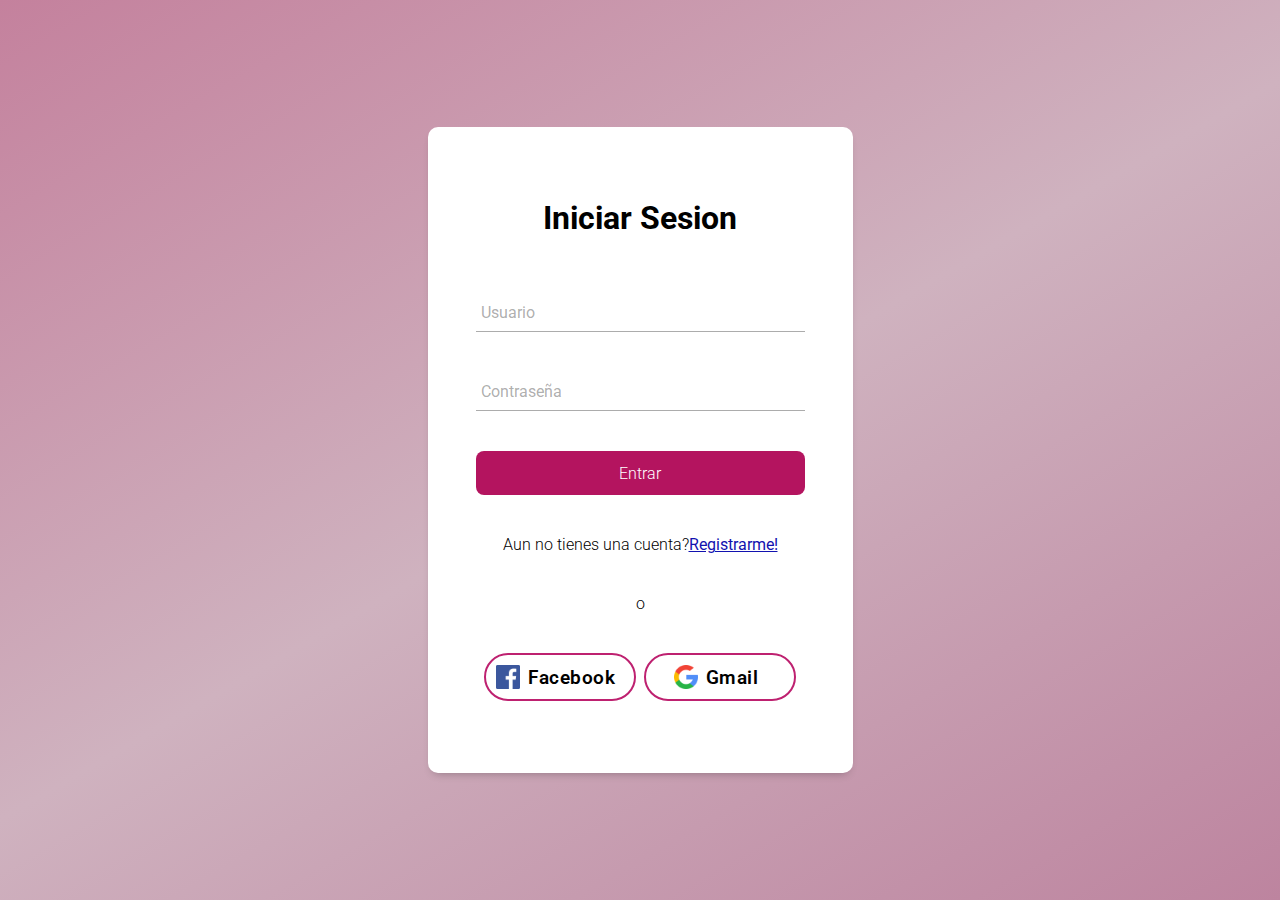
<file: index.html>
<!DOCTYPE html>
<html lang="en">
<head>
    <meta charset="UTF-8">
    <meta http-equiv="X-UA-Compatible" content="IE=edge">
    <meta name="viewport" content="width=device-width, initial-scale=1.0">
    <title>Iniciar Sesion</title>
    <link rel="stylesheet" href="estilos.css">
</head>
<body>
    <form class="form">
            <h2 class="form_title">Iniciar Sesion</h2>
                <div class="form_group">
                    <input type="text" id="user"  class="form_input" autocomplete="off"  placeholder=" ">
                    <label for="user" class="form_label">Usuario </label>
                    <span class="form_line"></span>
                </div>
                <div class="form_group">
                    <input type="text" id="password" class="form_input" autocomplete="off" placeholder=" ">
                    <label for="password" class="form_label">Contraseña </label>
                    <span class="form_line"></span>
                </div>
                <input type="submit" class="form_submit" value="Entrar">
                <p class="form_paragraph">Aun no tienes una cuenta?<a href="registro.html" class="form_link">Registrarme!</a></p>
                <p class="form_paragraph"> o </p>
                    <div class="social_container">
                        <div class="social_logo">
                            <img src="facebook-logo.png">
                            <span>Facebook</span>
                        </div>
                        <div class="social_logo">
                            <img src="google-logo.png">
                            <span>Gmail</span>
                        </div>
                    </div>
    </form>
</body>
</html>
</file>
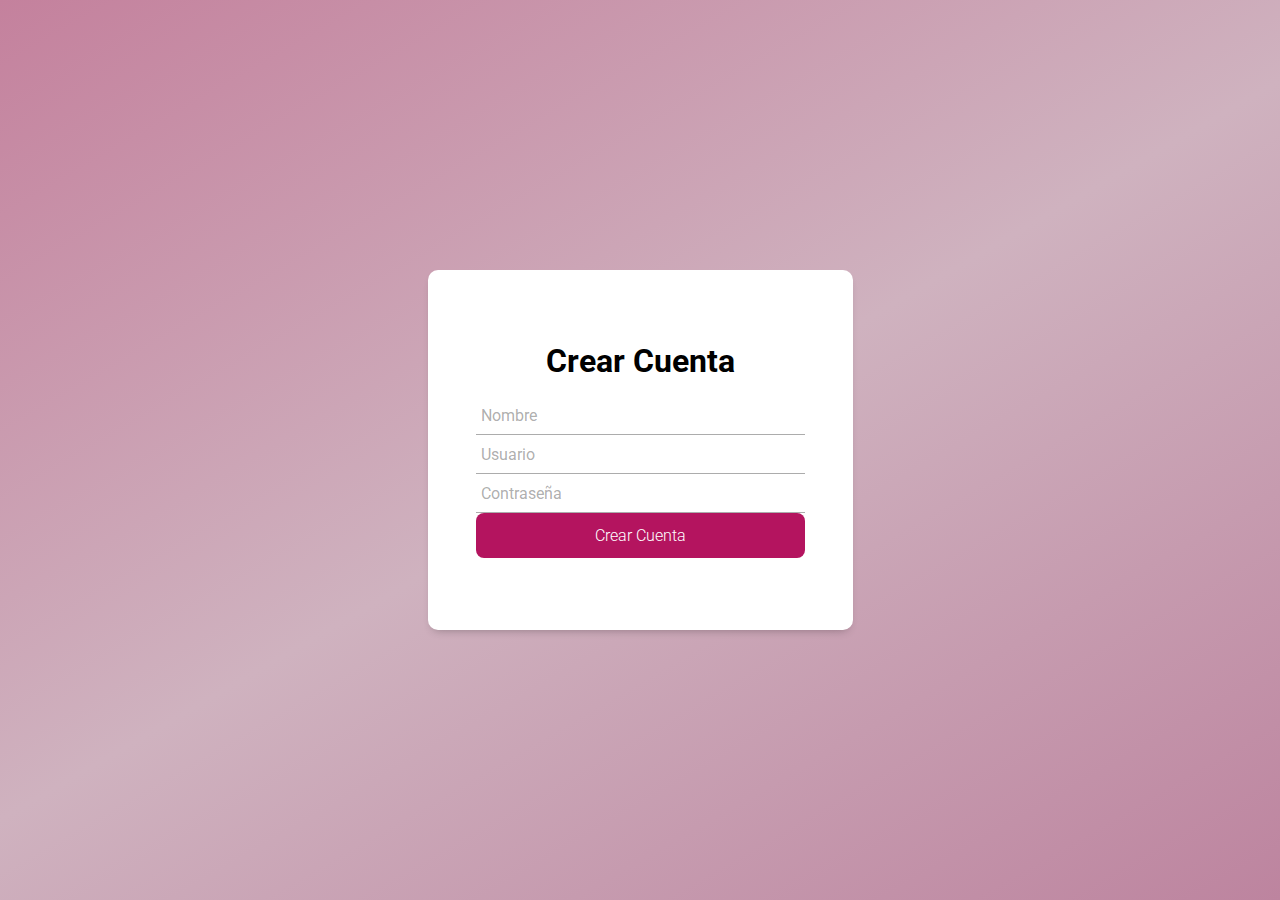
<file: registro.html>
<!DOCTYPE html>
<html lang="en">
<head>
    <meta charset="UTF-8">
    <meta http-equiv="X-UA-Compatible" content="IE=edge">
    <meta name="viewport" content="width=device-width, initial-scale=1.0">
    <title>Registro</title>
    <link rel="stylesheet" href="estilos.css">
</head>
<body>
    <form class="form">
        <div class="form_container">
            <h2 class="form_title">Crear Cuenta</h2>
                <div class="form_group">
                    <input type="text" id="name" class="form_input" autocomplete="off" placeholder=" ">
                    <label for="name" class="form_label">Nombre </label>
                    <span class="form_line"></span>
                </div>
                <div class="form_group">
                    <input type="text" id="user"    class="form_input" autocomplete="off"  placeholder=" ">
                    <label for="user" class="form_label">Usuario </label>
                    <span class="form_line"></span>
                </div>
                <div class="form_group">
                    <input type="text" id="password" class="form_input" autocomplete="off" placeholder=" ">
                    <label for="password"   class="form_label">Contraseña </label>
                    <span class="form_line"></span>
                </div>
                <div class="account_create">
                    <p><a href="index.html" class="account_create_submit">Crear Cuenta</a></p>
                </div>
        </div>
    </form>
</body>
</html>
</file>
<file: estilos.css>
@import url('https://fonts.googleapis.com/css2?family=Roboto:wght@300;400;700&display=swap');

*{
    margin: 0;
    padding: 0;
    box-sizing: border-box;
}

body{
    font-family: 'Roboto', sans-serif;
    background-color: #f1f1f1;
    background: linear-gradient(150deg, rgb(196, 129, 157), rgb(207, 178, 191), rgb(189, 132, 159));
    display: flex;
    min-height: 100vh;
}

.social_container{
    width: 100%;
    justify-content: space-evenly;
    display: flex;
    max-width: 400px
}

.social_logo{
    border: 2px solid #be2170;
    width: 9.5rem;
    height: 3rem;
    font-size: 1.2rem;
    font-weight: 600;
    letter-spacing: 0.5px;
    display: flex;
    justify-content: center;
    align-items: center;
    border-radius: 3rem;
    position: relative;
}

.social_logo img {
    width: 1.5rem;
    height: 1.5rem;
    position:relative;
    top:0;
    left: -0.5rem;

}
.social_logo:hover{
    background-color: rgb(240, 233, 237);
}

.form {
    margin: auto;
    background-color: rgb(255, 255, 255);
    width: 100%;
    max-width: 425px;
    padding: 4.5em 3em;
    border-radius: 10px;
    box-shadow: 0 5px 10px -5px rgb(0 0 0 / 30%);
    text-align: center;
    display: grid;
    gap: 2.5rem;
    position: relative;
}

.form_title{
    font-size: 2rem;
    margin-bottom: .5em;
}

.form_paragraph{
    font-weight: 300;
}

.form_link{
    font-weight: 400;
    color: rgb(18, 18, 175)
}

.form_link:hover{
    color: rgb(93, 93, 216)
}


.form_group{
    position: relative;
    --color: #5757577e;
}

.form_input{
    margin: auto;
    width: 100%;
    background: none;
    color: #706c6c;
    font-size: 1rem;
    padding: .6em .3em;
    border: none;
    outline: none;
    border-bottom: 1px solid var(--color);
    font-family: 'Roboto', sans-serif;
}

.form_input:focus,
.form_input:not(:placeholder-shown){
    color: #4d4646;
}

.form_input:focus + .form_label, .form_input:not(:placeholder-shown) + .form_label{
    transform: translateY(-12px) scale(.7);
    transform-origin: left top;
    color: rgb(255, 0, 119);
}

.form_label{
    color: var(--color);
    cursor: pointer;
    position: absolute;
    top: 0;
    left: 5px;
    transform: translateY(10px);
    transition: transform .5s, color .3s;
}

.form_submit{
    font-family: 'Roboto', sans-serif;
    background-color: #b4145f;
    color: white;
    font-weight: 300;
    font-size: 1rem;
    padding: .8em 0;
    border: none;
    border-radius: .5em;
}

.form_submit:hover{
    background-color: #960348
}

.account_create{
    font-family: 'Roboto', sans-serif;
    background-color: #b4145f;
    font-weight: 300;
    font-size: 1rem;
    padding: .8em 0;
    border: none;
    border-radius: .5em;
}

.account_create_submit{
    text-decoration: none;
    color: white;
}

.form_line{
    position: absolute;
    bottom: 0;
    left: 0;
    width: 100%;
    height: 1px;
    background-color: #c23c86;
    transform: scale(0);
    transform: left bottom;
    transition-duration: .3s
}

.form_input:focus  ~ .form_line, .form_input:not(:placeholder-shown) ~ .form_line{
    transform: scale(1);
}

@media(max-width: 425px){
    .form_container{
        font-size: 1.8rem;
    }
}
</file>
